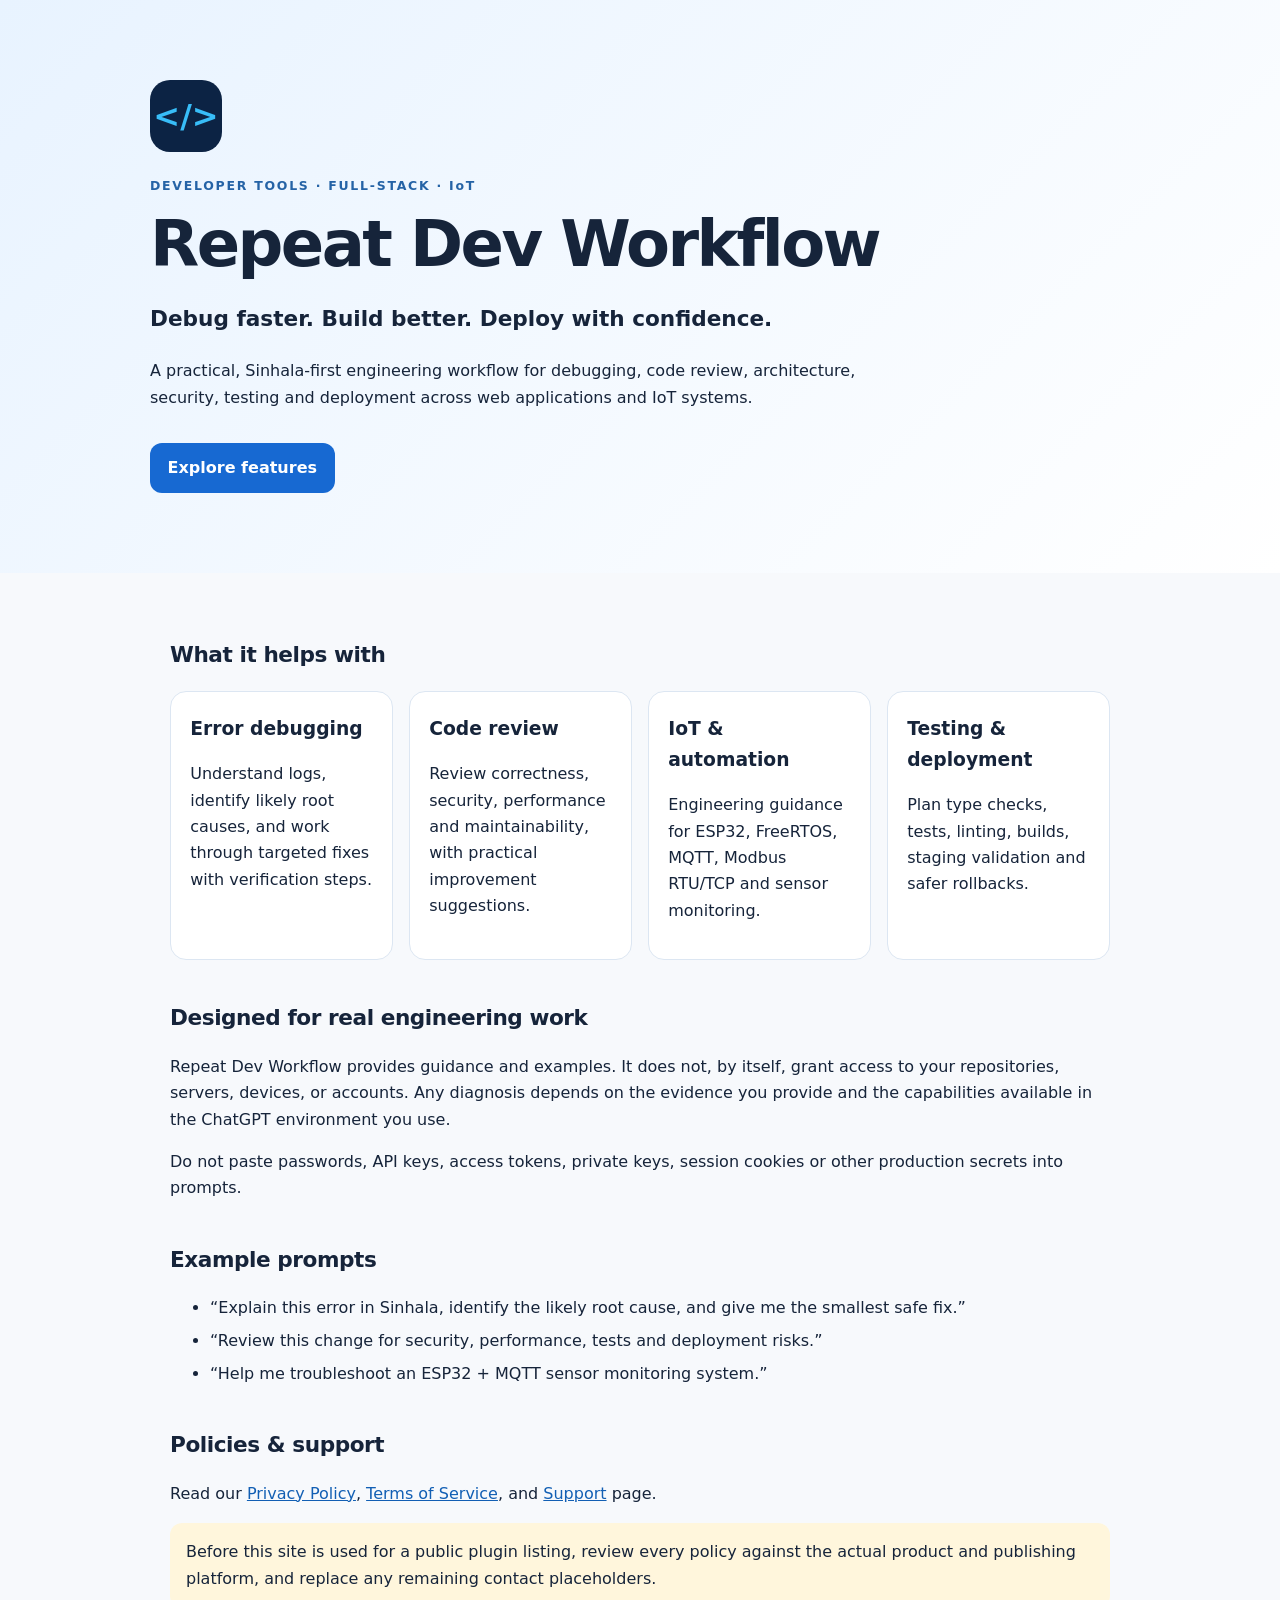
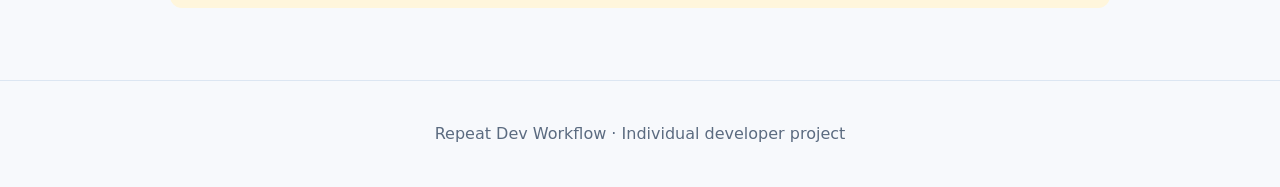
<file: index.html>
<!doctype html>
<html lang="en">
<head>
<meta charset="utf-8"><meta name="viewport" content="width=device-width,initial-scale=1">
<meta name="description" content="Repeat Dev Workflow: practical full-stack, IoT, debugging, code review and deployment guidance.">
<title>Repeat Dev Workflow — Full-stack & IoT Engineering Assistant</title>
<link rel="stylesheet" href="styles.css">
</head>
<body>
<header class="hero">
  <div class="mark" aria-hidden="true">&lt;/&gt;</div>
  <p class="eyebrow">DEVELOPER TOOLS · FULL-STACK · IoT</p>
  <h1>Repeat Dev Workflow</h1>
  <p class="lead">Debug faster. Build better. Deploy with confidence.</p>
  <p>A practical, Sinhala-first engineering workflow for debugging, code review, architecture, security, testing and deployment across web applications and IoT systems.</p>
  <a class="cta" href="#features">Explore features</a>
</header>
<main>
<section id="features">
  <h2>What it helps with</h2>
  <div class="grid">
    <article><h3>Error debugging</h3><p>Understand logs, identify likely root causes, and work through targeted fixes with verification steps.</p></article>
    <article><h3>Code review</h3><p>Review correctness, security, performance and maintainability, with practical improvement suggestions.</p></article>
    <article><h3>IoT & automation</h3><p>Engineering guidance for ESP32, FreeRTOS, MQTT, Modbus RTU/TCP and sensor monitoring.</p></article>
    <article><h3>Testing & deployment</h3><p>Plan type checks, tests, linting, builds, staging validation and safer rollbacks.</p></article>
  </div>
</section>
<section>
  <h2>Designed for real engineering work</h2>
  <p>Repeat Dev Workflow provides guidance and examples. It does not, by itself, grant access to your repositories, servers, devices, or accounts. Any diagnosis depends on the evidence you provide and the capabilities available in the ChatGPT environment you use.</p>
  <p>Do not paste passwords, API keys, access tokens, private keys, session cookies or other production secrets into prompts.</p>
</section>
<section>
  <h2>Example prompts</h2>
  <ul>
    <li>“Explain this error in Sinhala, identify the likely root cause, and give me the smallest safe fix.”</li>
    <li>“Review this change for security, performance, tests and deployment risks.”</li>
    <li>“Help me troubleshoot an ESP32 + MQTT sensor monitoring system.”</li>
  </ul>
</section>
<section>
  <h2>Policies & support</h2>
  <p>Read our <a href="privacy.html">Privacy Policy</a>, <a href="terms.html">Terms of Service</a>, and <a href="support.html">Support</a> page.</p>
  <p class="notice">Before this site is used for a public plugin listing, review every policy against the actual product and publishing platform, and replace any remaining contact placeholders.</p>
</section>
</main>
<footer><p>Repeat Dev Workflow · Individual developer project</p></footer>
</body></html>
</file>
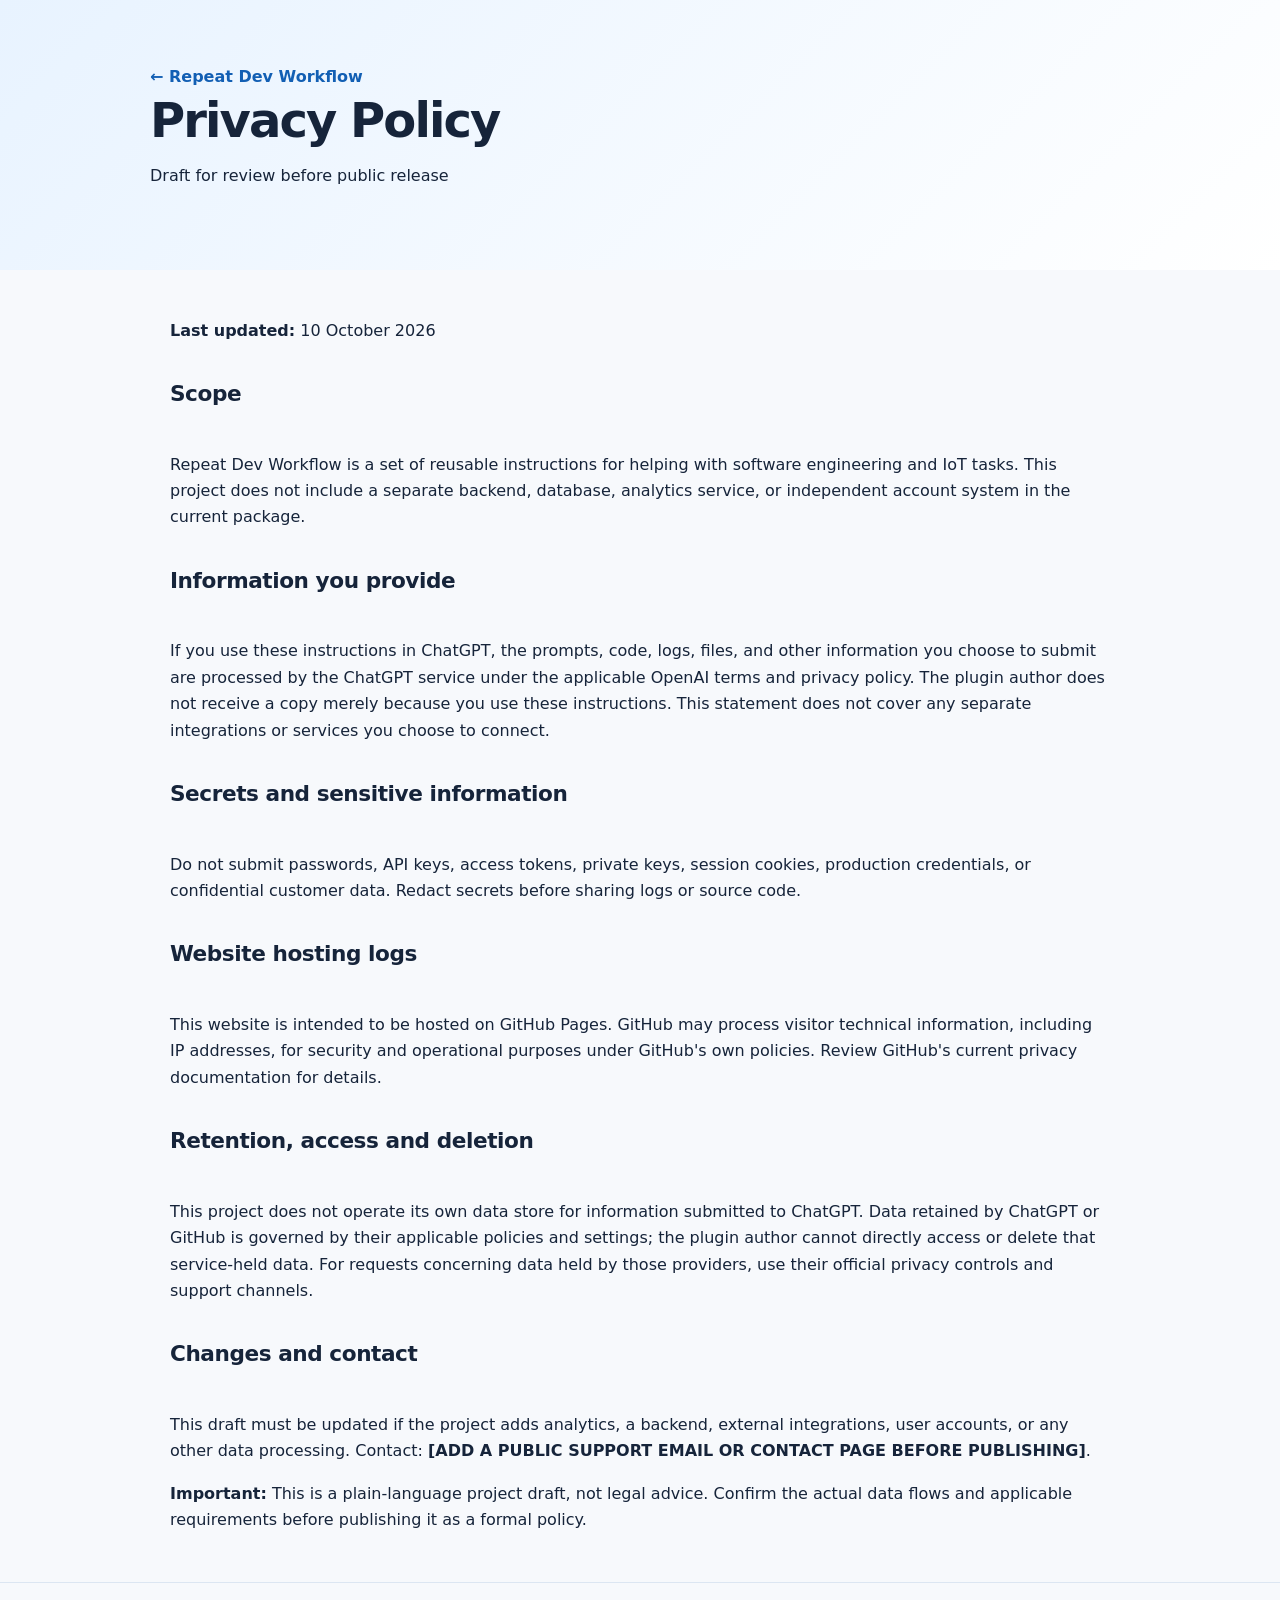
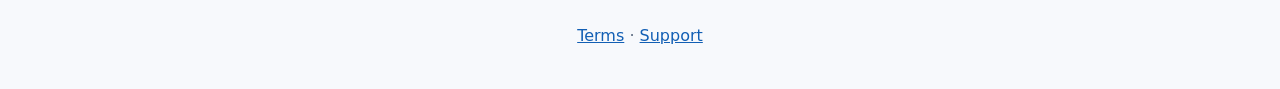
<file: privacy.html>
<!doctype html>
<html lang="en"><head><meta charset="utf-8"><meta name="viewport" content="width=device-width,initial-scale=1"><title>Privacy Policy — Repeat Dev Workflow</title><link rel="stylesheet" href="styles.css"></head>
<body><header class="pagehead"><a href="index.html">← Repeat Dev Workflow</a><h1>Privacy Policy</h1><p>Draft for review before public release</p></header><main>
<p><strong>Last updated:</strong> 10 October 2026</p>
<h2>Scope</h2><p>Repeat Dev Workflow is a set of reusable instructions for helping with software engineering and IoT tasks. This project does not include a separate backend, database, analytics service, or independent account system in the current package.</p>
<h2>Information you provide</h2><p>If you use these instructions in ChatGPT, the prompts, code, logs, files, and other information you choose to submit are processed by the ChatGPT service under the applicable OpenAI terms and privacy policy. The plugin author does not receive a copy merely because you use these instructions. This statement does not cover any separate integrations or services you choose to connect.</p>
<h2>Secrets and sensitive information</h2><p>Do not submit passwords, API keys, access tokens, private keys, session cookies, production credentials, or confidential customer data. Redact secrets before sharing logs or source code.</p>
<h2>Website hosting logs</h2><p>This website is intended to be hosted on GitHub Pages. GitHub may process visitor technical information, including IP addresses, for security and operational purposes under GitHub's own policies. Review GitHub's current privacy documentation for details.</p>
<h2>Retention, access and deletion</h2><p>This project does not operate its own data store for information submitted to ChatGPT. Data retained by ChatGPT or GitHub is governed by their applicable policies and settings; the plugin author cannot directly access or delete that service-held data. For requests concerning data held by those providers, use their official privacy controls and support channels.</p>
<h2>Changes and contact</h2><p>This draft must be updated if the project adds analytics, a backend, external integrations, user accounts, or any other data processing. Contact: <strong>[ADD A PUBLIC SUPPORT EMAIL OR CONTACT PAGE BEFORE PUBLISHING]</strong>.</p>
<p><strong>Important:</strong> This is a plain-language project draft, not legal advice. Confirm the actual data flows and applicable requirements before publishing it as a formal policy.</p>
</main><footer><p><a href="terms.html">Terms</a> · <a href="support.html">Support</a></p></footer></body></html>
</file>
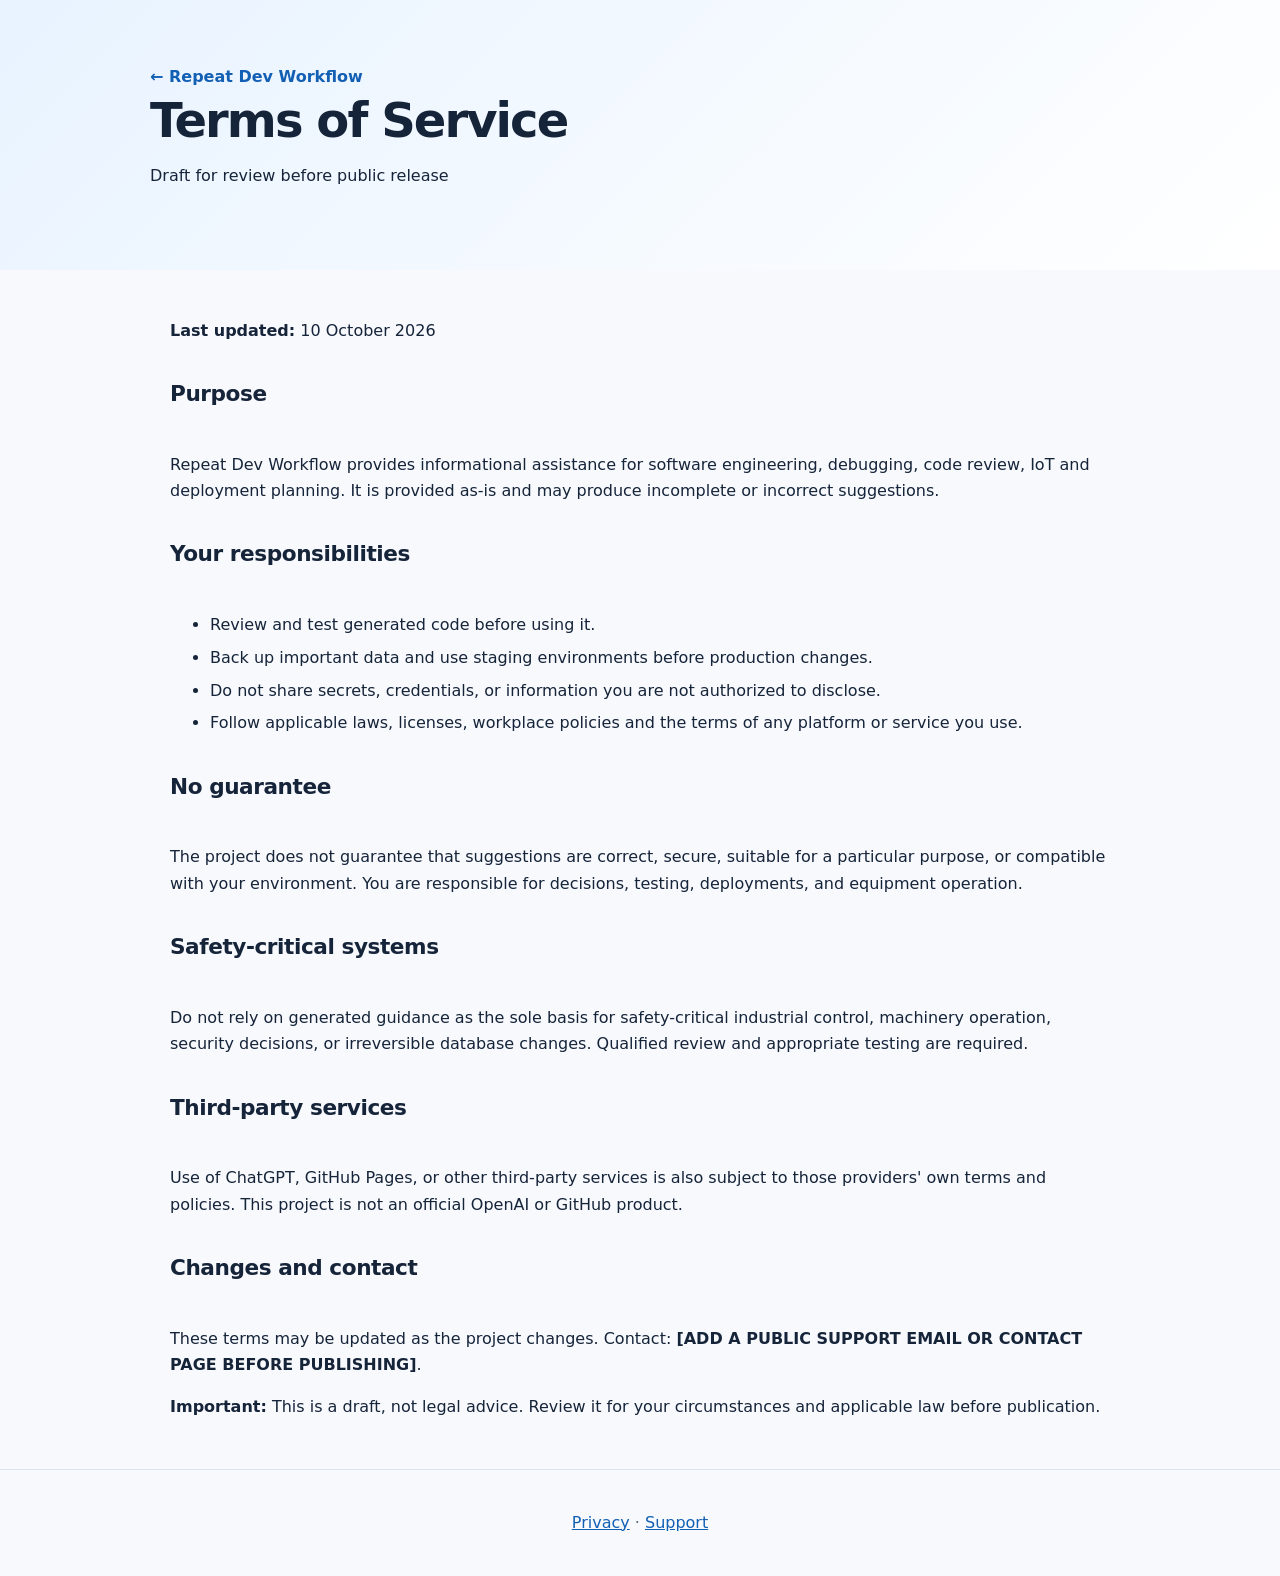
<file: terms.html>
<!doctype html>
<html lang="en"><head><meta charset="utf-8"><meta name="viewport" content="width=device-width,initial-scale=1"><title>Terms of Service — Repeat Dev Workflow</title><link rel="stylesheet" href="styles.css"></head>
<body><header class="pagehead"><a href="index.html">← Repeat Dev Workflow</a><h1>Terms of Service</h1><p>Draft for review before public release</p></header><main>
<p><strong>Last updated:</strong> 10 October 2026</p>
<h2>Purpose</h2><p>Repeat Dev Workflow provides informational assistance for software engineering, debugging, code review, IoT and deployment planning. It is provided as-is and may produce incomplete or incorrect suggestions.</p>
<h2>Your responsibilities</h2><ul><li>Review and test generated code before using it.</li><li>Back up important data and use staging environments before production changes.</li><li>Do not share secrets, credentials, or information you are not authorized to disclose.</li><li>Follow applicable laws, licenses, workplace policies and the terms of any platform or service you use.</li></ul>
<h2>No guarantee</h2><p>The project does not guarantee that suggestions are correct, secure, suitable for a particular purpose, or compatible with your environment. You are responsible for decisions, testing, deployments, and equipment operation.</p>
<h2>Safety-critical systems</h2><p>Do not rely on generated guidance as the sole basis for safety-critical industrial control, machinery operation, security decisions, or irreversible database changes. Qualified review and appropriate testing are required.</p>
<h2>Third-party services</h2><p>Use of ChatGPT, GitHub Pages, or other third-party services is also subject to those providers' own terms and policies. This project is not an official OpenAI or GitHub product.</p>
<h2>Changes and contact</h2><p>These terms may be updated as the project changes. Contact: <strong>[ADD A PUBLIC SUPPORT EMAIL OR CONTACT PAGE BEFORE PUBLISHING]</strong>.</p>
<p><strong>Important:</strong> This is a draft, not legal advice. Review it for your circumstances and applicable law before publication.</p>
</main><footer><p><a href="privacy.html">Privacy</a> · <a href="support.html">Support</a></p></footer></body></html>
</file>
<file: styles.css>
*{box-sizing:border-box}html{scroll-behavior:smooth}body{margin:0;background:#f7f9fc;color:#16243a;font:16px/1.65 system-ui,-apple-system,Segoe UI,Roboto,sans-serif}.hero,.pagehead{padding:4rem max(1.25rem,calc((100% - 980px)/2));background:linear-gradient(135deg,#e8f3ff,#fff)}.hero{padding-top:5rem;padding-bottom:5rem}.mark{display:grid;place-items:center;width:72px;height:72px;border-radius:20px;background:#0c2344;color:#38bdf8;font-size:2rem;font-weight:800}.eyebrow{font-size:.78rem;letter-spacing:.14em;font-weight:700;color:#2563a6;margin-top:1.5rem}h1{font-size:clamp(2.2rem,6vw,4rem);line-height:1.1;letter-spacing:-.04em;margin:.25rem 0 1rem}h2{margin-top:0;font-size:1.7rem;letter-spacing:-.02em}h3{margin:.2rem 0 .5rem}.lead{font-size:1.35rem;font-weight:650}.hero>p:not(.eyebrow){max-width:760px}.cta{display:inline-block;margin-top:1rem;padding:.75rem 1.1rem;border-radius:12px;background:#1769d2;color:#fff;text-decoration:none;font-weight:700}main{max-width:980px;margin:0 auto;padding:2rem 1.25rem}section,main>h2{margin:1rem 0 2.5rem}.grid{display:grid;grid-template-columns:repeat(auto-fit,minmax(220px,1fr));gap:1rem}.grid article{padding:1.2rem;border:1px solid #dce6f2;border-radius:16px;background:#fff}.notice{padding:1rem;background:#fff6dc;border-radius:12px}a{color:#125fb4}.pagehead h1{font-size:clamp(2rem,5vw,3rem)}.pagehead>a{font-weight:700;text-decoration:none}main h2{font-size:1.35rem;margin-top:2rem}footer{border-top:1px solid #dce6f2;padding:1.5rem;text-align:center;color:#5b6b80}li{margin:.4rem 0}@media(max-width:600px){.hero,.pagehead{padding-top:3rem;padding-bottom:3rem}}
</file>
